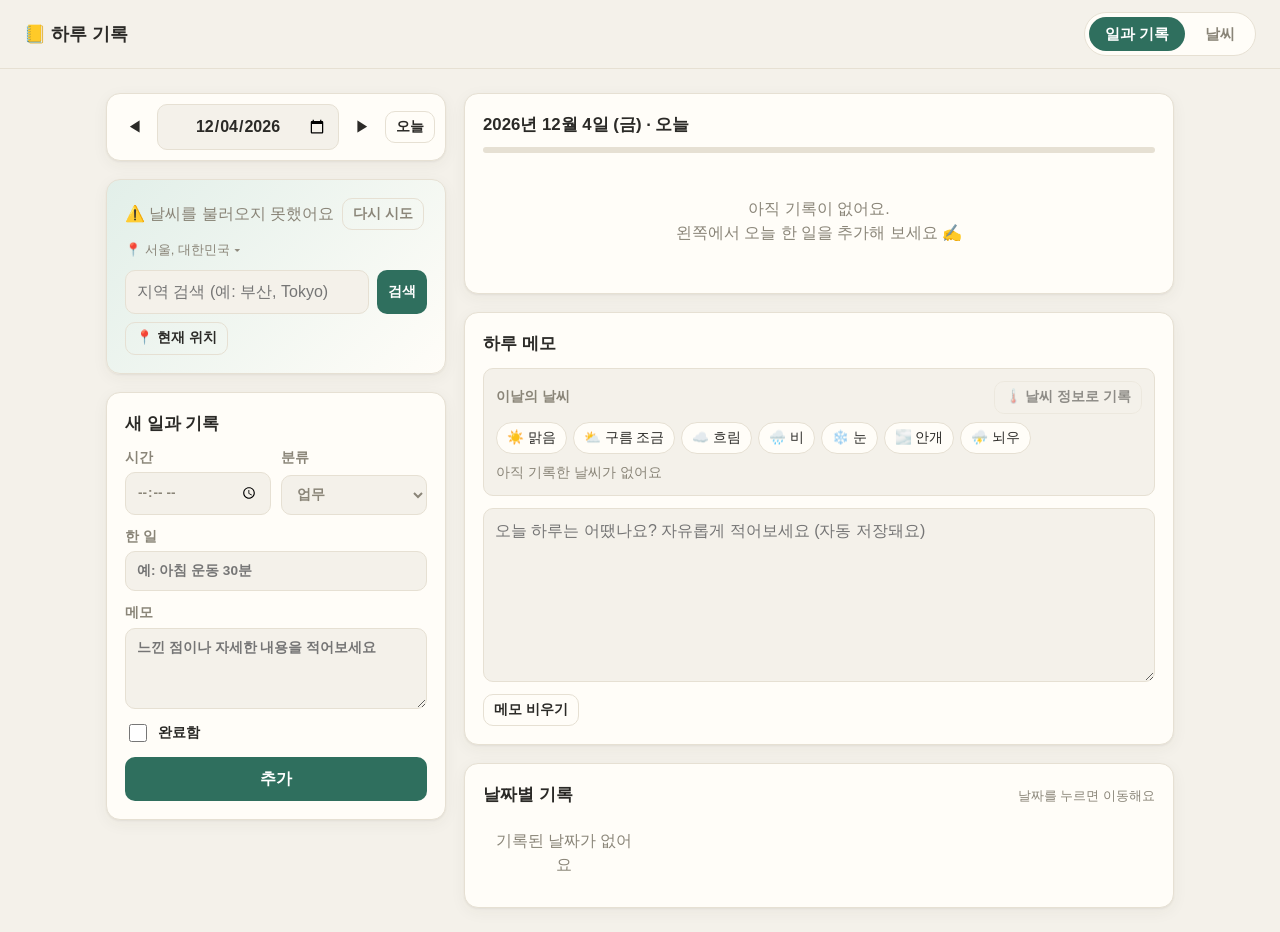
<file: index.html>
<!doctype html>
<html lang="ko">
<head>
  <meta charset="utf-8">
  <meta name="viewport" content="width=device-width, initial-scale=1">
  <title>하루 기록 · 일과</title>
  <link rel="stylesheet" href="css/style.css">
</head>
<body>
  <header class="topbar">
    <div class="brand">📒 하루 기록</div>
    <nav class="tabs">
      <a href="index.html" class="active">일과 기록</a>
      <a href="weather.html">날씨</a>
    </nav>
  </header>

  <main class="layout">
    <!-- 왼쪽: 날짜 / 날씨 / 입력 폼 -->
    <section class="col">
      <div class="card date-nav">
        <button id="prevDay" class="icon-btn" aria-label="이전 날">◀</button>
        <input type="date" id="datePicker" aria-label="날짜 선택">
        <button id="nextDay" class="icon-btn" aria-label="다음 날">▶</button>
        <button id="todayBtn" class="btn ghost small">오늘</button>
      </div>

      <div class="card day-weather">
        <div id="dayWeather" class="dw-body"></div>
        <button type="button" class="dw-loc" id="locToggle" aria-expanded="false" aria-controls="locPanel">📍 <span id="locName">현재 위치</span> ▾</button>
        <div id="locPanel" class="loc-panel" hidden>
          <form id="locForm" class="search">
            <input id="locInput" type="search" placeholder="지역 검색 (예: 부산, Tokyo)" autocomplete="off" aria-label="지역 검색">
            <button class="btn primary small" type="submit">검색</button>
            <button class="btn ghost small" type="button" id="locGeo">📍 현재 위치</button>
          </form>
          <ul id="locResults" class="results" hidden></ul>
        </div>
      </div>

      <form class="card entry-form" id="entryForm" autocomplete="off">
        <h2 id="formTitle">새 일과 기록</h2>
        <div class="form-row">
          <label>시간
            <input type="time" id="fTime">
          </label>
          <label>분류
            <select id="fCategory">
              <option>업무</option>
              <option>공부</option>
              <option>운동</option>
              <option>생활</option>
              <option>휴식</option>
              <option>기타</option>
            </select>
          </label>
        </div>
        <label>한 일
          <input type="text" id="fTitle" required maxlength="80" placeholder="예: 아침 운동 30분">
        </label>
        <label>메모
          <textarea id="fMemo" rows="3" maxlength="500" placeholder="느낀 점이나 자세한 내용을 적어보세요"></textarea>
        </label>
        <label class="check">
          <input type="checkbox" id="fDone"> 완료함
        </label>
        <div class="btn-row">
          <button class="btn primary" type="submit" id="submitBtn">추가</button>
          <button class="btn ghost" type="button" id="cancelEdit" hidden>취소</button>
        </div>
      </form>
    </section>

    <!-- 오른쪽: 목록 / 날짜별 요약 -->
    <section class="col wide">
      <div class="card">
        <div class="list-head">
          <h2 id="listTitle">일과</h2>
          <span id="progressText" class="muted"></span>
        </div>
        <div class="progress"><div id="progressBar"></div></div>
        <ul id="entryList" class="entry-list"></ul>
      </div>

      <div class="card note-card">
        <div class="list-head">
          <h2>하루 메모</h2>
          <span id="noteStatus" class="muted small-text"></span>
        </div>
        <div class="note-wx">
          <div class="note-wx-head">
            <span class="note-label">이날의 날씨</span>
            <button type="button" class="btn ghost small" id="noteWxAuto">🌡️ 날씨 정보로 기록</button>
          </div>
          <div id="noteWxChips" class="wx-chips" role="group" aria-label="날씨 직접 선택"></div>
          <div id="noteWxSaved" class="note-wx-saved"></div>
        </div>
        <textarea id="noteText" rows="6" maxlength="3000" aria-label="하루 메모" placeholder="오늘 하루는 어땠나요? 자유롭게 적어보세요 (자동 저장돼요)"></textarea>
        <div class="btn-row">
          <button type="button" class="btn ghost small" id="noteClear">메모 비우기</button>
        </div>
      </div>

      <div class="card">
        <div class="list-head">
          <h2>날짜별 기록</h2>
          <span class="muted small-text">날짜를 누르면 이동해요</span>
        </div>
        <ul id="dateSummary" class="summary-list"></ul>
      </div>
    </section>
  </main>

  <div id="toast" class="toast" role="status" aria-live="polite"></div>

  <script src="js/common.js"></script>
  <script src="js/diary.js"></script>
</body>
</html>
</file>
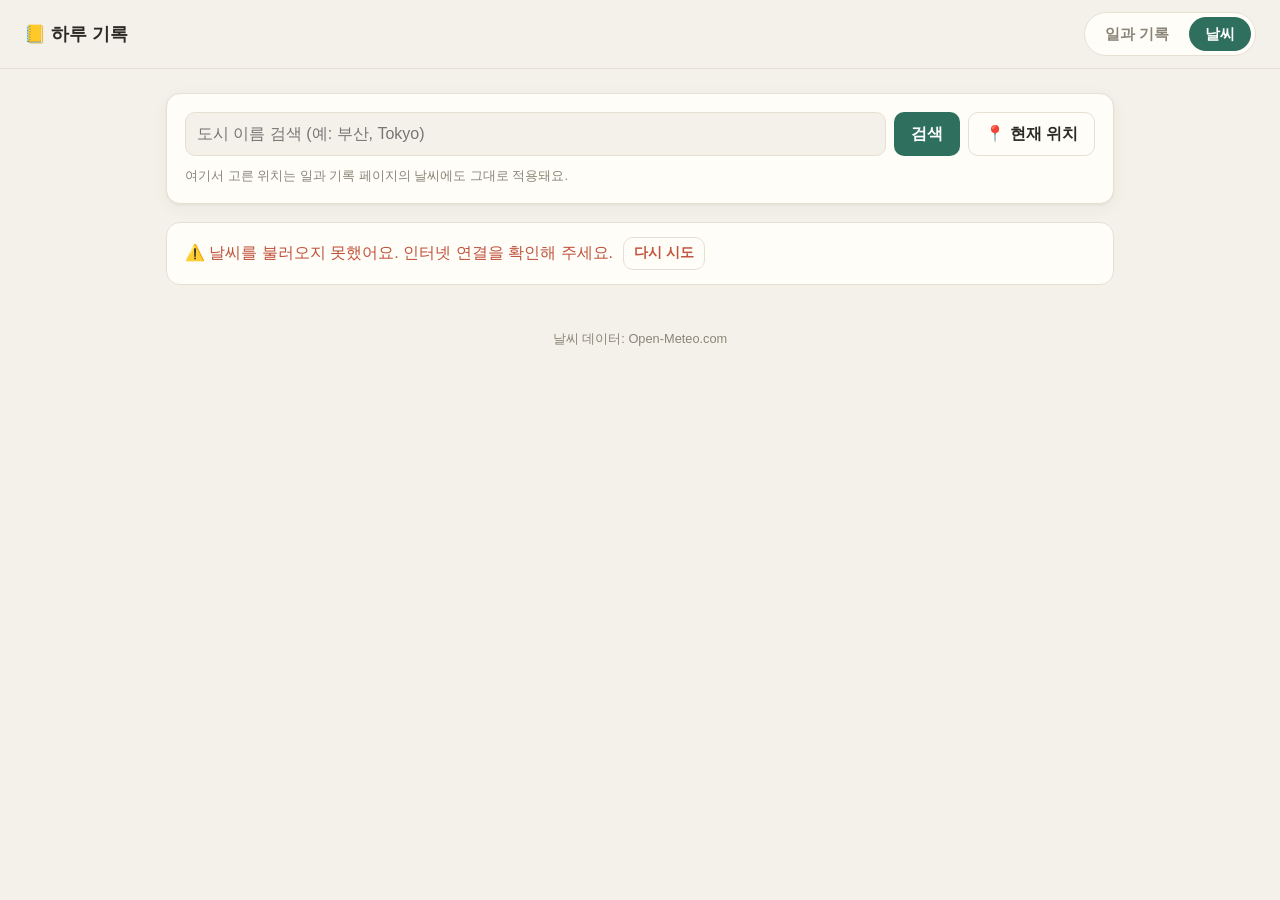
<file: weather.html>
<!doctype html>
<html lang="ko">
<head>
  <meta charset="utf-8">
  <meta name="viewport" content="width=device-width, initial-scale=1">
  <title>하루 기록 · 날씨</title>
  <link rel="stylesheet" href="css/style.css">
</head>
<body>
  <header class="topbar">
    <div class="brand">📒 하루 기록</div>
    <nav class="tabs">
      <a href="index.html">일과 기록</a>
      <a href="weather.html" class="active">날씨</a>
    </nav>
  </header>

  <main class="wx-page">
    <div class="card search-card">
      <form id="searchForm" class="search">
        <input id="cityInput" type="search" placeholder="도시 이름 검색 (예: 부산, Tokyo)" autocomplete="off" aria-label="도시 검색">
        <button class="btn primary" type="submit">검색</button>
        <button class="btn ghost" type="button" id="geoBtn">📍 현재 위치</button>
      </form>
      <ul id="results" class="results" hidden></ul>
      <p class="muted small-text">여기서 고른 위치는 일과 기록 페이지의 날씨에도 그대로 적용돼요.</p>
    </div>

    <div id="status" class="status" hidden></div>

    <section id="wxContent" hidden>
      <div class="card now-card" id="nowCard"></div>

      <div class="card">
        <h2>시간별 예보 <span class="muted small-text">(24시간)</span></h2>
        <div id="hourly" class="hourly"></div>
      </div>

      <div class="grid-2">
        <div class="card">
          <h2>7일 예보</h2>
          <ul id="daily" class="daily"></ul>
        </div>
        <div class="card">
          <h2>오늘의 정보</h2>
          <div id="todayStats" class="stats"></div>
        </div>
      </div>
    </section>
  </main>

  <footer class="footer muted small-text">날씨 데이터: Open-Meteo.com</footer>

  <script src="js/common.js"></script>
  <script src="js/weather.js"></script>
</body>
</html>
</file>
<file: css/style.css>
/* ===================== 기본 ===================== */
:root {
  --bg: #f4f1ea;
  --card: #fffdf8;
  --ink: #2b2a27;
  --muted: #8a8578;
  --line: #e6e0d3;
  --accent: #2f6f5e;
  --accent-soft: #e2efe9;
  --warn: #c0533c;
  --hi: #d9603b;
  --lo: #3b78c9;
  --radius: 14px;
  --shadow: 0 1px 2px rgba(60, 50, 30, .06), 0 4px 16px rgba(60, 50, 30, .05);
  --c1: #3b78c9; --c2: #8a5cc2; --c3: #2f9a6a; --c4: #c98a2b; --c5: #c45a8a; --c6: #7b7b7b;
}
@media (prefers-color-scheme: dark) {
  :root {
    --bg: #1b1d1c; --card: #242725; --ink: #ebe8e1; --muted: #9a978f; --line: #353a37;
    --accent: #6cc0a5; --accent-soft: #24372f; --warn: #e88a72; --hi: #f08a64; --lo: #7eaef0;
    --shadow: 0 1px 2px rgba(0,0,0,.3);
  }
}
* { box-sizing: border-box; }
html, body { margin: 0; }
body {
  font-family: 'Pretendard', -apple-system, BlinkMacSystemFont, 'Apple SD Gothic Neo', 'Malgun Gothic', 'Noto Sans KR', sans-serif;
  background: var(--bg);
  color: var(--ink);
  line-height: 1.5;
  -webkit-font-smoothing: antialiased;
}
h2 { font-size: 1.05rem; margin: 0 0 12px; }
.muted { color: var(--muted); }
.small-text { font-size: .8rem; font-weight: 400; }
button, input, select, textarea { font: inherit; color: inherit; }

/* ===================== 상단 바 ===================== */
.topbar {
  position: sticky; top: 0; z-index: 10;
  display: flex; align-items: center; justify-content: space-between; gap: 12px;
  padding: 12px 24px;
  background: color-mix(in srgb, var(--bg) 88%, transparent);
  backdrop-filter: blur(8px);
  border-bottom: 1px solid var(--line);
}
.brand { font-weight: 800; font-size: 1.1rem; }
.tabs { display: flex; gap: 4px; background: var(--card); border: 1px solid var(--line); border-radius: 999px; padding: 4px; }
.tabs a {
  text-decoration: none; color: var(--muted); padding: 6px 16px; border-radius: 999px; font-weight: 600; font-size: .92rem;
}
.tabs a.active { background: var(--accent); color: #fff; }
@media (prefers-color-scheme: dark) { .tabs a.active { color: #102018; } }

/* ===================== 카드 / 버튼 ===================== */
.card {
  background: var(--card); border: 1px solid var(--line); border-radius: var(--radius);
  box-shadow: var(--shadow); padding: 18px;
}
.btn {
  border: 1px solid transparent; border-radius: 10px; padding: 9px 16px; cursor: pointer; font-weight: 600;
  transition: transform .05s, background .15s;
}
.btn:active { transform: translateY(1px); }
.btn.primary { background: var(--accent); color: #fff; }
.btn.primary:hover { filter: brightness(1.08); }
@media (prefers-color-scheme: dark) { .btn.primary { color: #102018; } }
.btn.ghost { background: transparent; border-color: var(--line); }
.btn.ghost:hover { background: var(--accent-soft); }
.btn.small { padding: 5px 10px; font-size: .85rem; }
.icon-btn {
  border: none; background: transparent; cursor: pointer; border-radius: 8px;
  width: 34px; height: 34px; display: inline-grid; place-items: center; font-size: .95rem;
}
.icon-btn:hover { background: var(--accent-soft); }

input[type=text], input[type=time], input[type=date], input[type=search], select, textarea {
  width: 100%; padding: 9px 11px; border: 1px solid var(--line); border-radius: 10px;
  background: var(--bg); outline: none; transition: border-color .15s, box-shadow .15s;
}
input:focus, select:focus, textarea:focus { border-color: var(--accent); box-shadow: 0 0 0 3px var(--accent-soft); }
textarea { resize: vertical; }

/* ===================== 1페이지 레이아웃 ===================== */
.layout {
  max-width: 1100px; margin: 24px auto; padding: 0 16px;
  display: grid; grid-template-columns: 340px 1fr; gap: 18px; align-items: start;
}
.col { display: grid; gap: 18px; }
@media (max-width: 820px) { .layout { grid-template-columns: 1fr; } }

.date-nav { display: flex; align-items: center; gap: 6px; padding: 10px; }
.date-nav input { flex: 1; text-align: center; font-weight: 600; }

/* 날짜별 날씨 카드 */
.day-weather { min-height: 96px; display: grid; gap: 10px;
  background: linear-gradient(135deg, var(--accent-soft), var(--card)); }
.dw-main { display: flex; align-items: center; gap: 14px; }
.dw-icon { font-size: 2.6rem; line-height: 1; }
.dw-desc { font-weight: 700; }
.dw-temp { font-size: 1.25rem; font-weight: 700; }
.dw-temp .hi { color: var(--hi); } .dw-temp .lo { color: var(--lo); }
.dw-rain { margin-left: auto; color: var(--muted); font-weight: 600; }
.dw-body { display: grid; gap: 10px; }
.dw-loc { justify-self: start; color: var(--muted); font-size: .82rem; background: none; border: none; padding: 0; cursor: pointer; font: inherit; font-size: .82rem; }
.dw-loc:hover { color: var(--accent); text-decoration: underline; }
.loc-panel { display: grid; gap: 0; }
.loc-panel .search input { flex: 1 1 160px; }

/* 하루 메모 */
.note-card { display: grid; gap: 12px; }
.note-card .list-head { margin-bottom: 0; }
.note-card textarea { resize: vertical; min-height: 120px; line-height: 1.6; }
.note-wx { display: grid; gap: 8px; padding: 12px; border: 1px solid var(--line); border-radius: 10px; background: var(--bg); }
.note-wx-head { display: flex; align-items: center; justify-content: space-between; gap: 8px; flex-wrap: wrap; }
.note-label { font-size: .85rem; font-weight: 600; color: var(--muted); }
.wx-chips { display: flex; flex-wrap: wrap; gap: 6px; }
.wx-chip { padding: 5px 10px; border: 1px solid var(--line); border-radius: 999px; background: var(--card);
  color: var(--ink); font: inherit; font-size: .85rem; cursor: pointer; }
.wx-chip:hover { background: var(--accent-soft); }
.wx-chip.active { background: var(--accent); border-color: var(--accent); color: #fff; font-weight: 700; }
.note-wx-saved { font-size: .88rem; }
.note-wx-saved .hi { color: var(--hi); font-weight: 700; }
.note-wx-saved .lo { color: var(--lo); font-weight: 700; }
.btn:disabled { opacity: .5; cursor: not-allowed; }
.dw-loading, .dw-empty { color: var(--muted); display: flex; align-items: center; gap: 8px; flex-wrap: wrap; }

/* 입력 폼 */
.entry-form { display: grid; gap: 12px; transition: box-shadow .2s; }
.entry-form h2 { margin: 0; }
.entry-form label { display: grid; gap: 4px; font-size: .85rem; font-weight: 600; color: var(--muted); }
.entry-form label.check { display: flex; align-items: center; gap: 8px; color: var(--ink); cursor: pointer; }
.entry-form label.check input { width: 18px; height: 18px; accent-color: var(--accent); }
.entry-form.is-editing { box-shadow: 0 0 0 2px var(--accent); }
.form-row { display: grid; grid-template-columns: 1fr 1fr; gap: 10px; }
.btn-row { display: flex; gap: 8px; }
.btn-row .primary { flex: 1; }

/* 목록 */
.list-head { display: flex; align-items: baseline; justify-content: space-between; gap: 8px; margin-bottom: 10px; }
.list-head h2 { margin: 0; }
.progress { height: 6px; background: var(--line); border-radius: 99px; overflow: hidden; margin-bottom: 14px; }
.progress div { height: 100%; width: 0; background: var(--accent); transition: width .3s; }

.entry-list, .summary-list, .results, .daily { list-style: none; margin: 0; padding: 0; }
.entry {
  display: flex; align-items: flex-start; gap: 12px; padding: 12px 8px;
  border-bottom: 1px solid var(--line); border-radius: 10px; transition: background .15s;
}
.entry:last-child { border-bottom: none; }
.entry:hover { background: var(--bg); }
.entry.editing { background: var(--accent-soft); }
.chk {
  flex: none; width: 24px; height: 24px; margin-top: 1px; border-radius: 7px; cursor: pointer;
  border: 2px solid var(--line); background: var(--card); color: #fff; font-weight: 800; font-size: .8rem;
}
.entry.done .chk { background: var(--accent); border-color: var(--accent); }
.entry-body { flex: 1; min-width: 0; }
.entry-top { display: flex; align-items: center; gap: 8px; flex-wrap: wrap; }
.time { font-variant-numeric: tabular-nums; font-weight: 700; color: var(--muted); font-size: .9rem; }
.title { font-weight: 600; word-break: break-all; }
.entry.done .title { text-decoration: line-through; color: var(--muted); }
.memo { margin: 4px 0 0; color: var(--muted); font-size: .9rem; white-space: pre-wrap; word-break: break-all; }
.entry-act { display: flex; opacity: .55; transition: opacity .15s; }
.entry:hover .entry-act, .entry.editing .entry-act { opacity: 1; }
@media (hover: none) { .entry-act { opacity: 1; } }

.tag { font-size: .72rem; font-weight: 700; padding: 2px 8px; border-radius: 99px; color: #fff; }
.tag.c1 { background: var(--c1); } .tag.c2 { background: var(--c2); } .tag.c3 { background: var(--c3); }
.tag.c4 { background: var(--c4); } .tag.c5 { background: var(--c5); } .tag.c6 { background: var(--c6); }

.empty { text-align: center; color: var(--muted); padding: 30px 10px; }
.empty.small { padding: 12px; }

.summary-list { display: grid; grid-template-columns: repeat(auto-fill, minmax(130px, 1fr)); gap: 8px; }
.summary-list li[data-date] {
  display: flex; justify-content: space-between; padding: 8px 12px; border: 1px solid var(--line);
  border-radius: 10px; cursor: pointer; font-size: .9rem;
}
.summary-list li[data-date]:hover { border-color: var(--accent); }
.summary-list li.active { background: var(--accent-soft); border-color: var(--accent); font-weight: 700; }

/* 토스트 */
.toast {
  position: fixed; left: 50%; bottom: 28px; transform: translate(-50%, 20px);
  background: var(--ink); color: var(--bg); padding: 10px 18px; border-radius: 99px;
  opacity: 0; pointer-events: none; transition: .25s; font-weight: 600;
}
.toast.show { opacity: 1; transform: translate(-50%, 0); }

/* ===================== 2페이지: 날씨 ===================== */
.wx-page { max-width: 980px; margin: 24px auto; padding: 0 16px; display: grid; gap: 18px; }
.search { display: flex; gap: 8px; flex-wrap: wrap; }
.search input { flex: 1 1 220px; }
.search-card p { margin: 10px 0 0; }
.results { margin-top: 10px; border: 1px solid var(--line); border-radius: 10px; overflow: hidden; }
.results li { border-bottom: 1px solid var(--line); }
.results li:last-child { border-bottom: none; }
.results li.muted { padding: 10px 14px; }
.results button { width: 100%; text-align: left; padding: 10px 14px; border: none; background: transparent; cursor: pointer; }
.results button:hover { background: var(--accent-soft); }

.status { padding: 14px 18px; border-radius: var(--radius); background: var(--card); border: 1px solid var(--line);
  display: flex; align-items: center; gap: 10px; flex-wrap: wrap; }
.status.error { color: var(--warn); }
.spinner { width: 16px; height: 16px; border: 2px solid var(--line); border-top-color: var(--accent);
  border-radius: 50%; animation: spin .8s linear infinite; }
@keyframes spin { to { transform: rotate(360deg); } }

#wxContent { display: grid; gap: 18px; }
#wxContent[hidden] { display: none; }

/* 현재 날씨 */
.now-card {
  display: grid; grid-template-columns: 1fr auto; gap: 18px; padding: 26px; color: #fff; border: none;
  background: linear-gradient(135deg, #3d8bd9, #6cb7e8);
}
.now-card.night { background: linear-gradient(135deg, #1f2b4d, #3c4d7a); }
.now-loc { font-weight: 600; opacity: .9; }
.now-main { display: flex; align-items: center; gap: 10px; margin: 6px 0; }
.now-icon { font-size: 3.6rem; line-height: 1; }
.now-temp { font-size: 4rem; font-weight: 800; letter-spacing: -2px; line-height: 1; }
.now-desc { font-size: 1.2rem; font-weight: 700; }
.now-sub { opacity: .9; margin-top: 4px; }
.now-right { display: grid; grid-template-columns: 1fr 1fr; gap: 10px; align-content: center; }
.now-right div { background: rgba(255,255,255,.16); border-radius: 12px; padding: 10px 14px; min-width: 110px; }
.now-right span { display: block; font-size: .78rem; opacity: .85; }
.now-right b { font-size: 1.05rem; }
.now-time { grid-column: 1 / -1; color: rgba(255,255,255,.8); }
@media (max-width: 640px) { .now-card { grid-template-columns: 1fr; } }

/* 시간별 */
.hourly { display: flex; gap: 4px; overflow-x: auto; padding-bottom: 6px; scroll-snap-type: x proximity; }
.hour { flex: none; width: 58px; text-align: center; display: grid; gap: 4px; padding: 8px 0; border-radius: 10px; scroll-snap-align: start; }
.hour:first-child { background: var(--accent-soft); }
.hour.midnight { border-left: 1px dashed var(--line); border-radius: 0 10px 10px 0; }
.h-time { font-size: .8rem; color: var(--muted); font-weight: 600; }
.h-icon { font-size: 1.4rem; }
.h-bar { height: 48px; display: flex; align-items: flex-end; justify-content: center; }
.h-bar i { display: block; width: 6px; border-radius: 4px; background: linear-gradient(var(--hi), var(--c4)); }
.h-temp { font-weight: 700; }
.h-pop { font-size: .72rem; color: var(--muted); min-height: 1em; }
.h-pop.wet, .d-pop.wet { color: var(--lo); font-weight: 700; }

.grid-2 { display: grid; grid-template-columns: 1.3fr 1fr; gap: 18px; }
@media (max-width: 760px) { .grid-2 { grid-template-columns: 1fr; } }

/* 7일 */
.daily li { display: grid; grid-template-columns: 70px 30px 40px 34px 1fr 34px; align-items: center; gap: 8px;
  padding: 9px 0; border-bottom: 1px solid var(--line); font-size: .92rem; }
.daily li:last-child { border-bottom: none; }
.d-name { font-weight: 600; }
.d-icon { font-size: 1.25rem; text-align: center; }
.d-pop { font-size: .78rem; color: var(--muted); }
.d-lo { color: var(--lo); text-align: right; font-weight: 600; }
.d-hi { color: var(--hi); font-weight: 700; }
.d-range { position: relative; height: 6px; background: var(--line); border-radius: 99px; }
.d-range i { position: absolute; top: 0; bottom: 0; border-radius: 99px; background: linear-gradient(90deg, var(--lo), var(--hi)); }

/* 오늘의 정보 */
.stats { display: grid; grid-template-columns: 1fr 1fr; gap: 10px; }
.stat { background: var(--bg); border-radius: 12px; padding: 12px; display: grid; gap: 2px; }
.s-icon { font-size: 1.3rem; }
.s-key { font-size: .78rem; color: var(--muted); }
.stat b { font-size: 1rem; }

.footer { text-align: center; padding: 20px 0 32px; }
</file>
